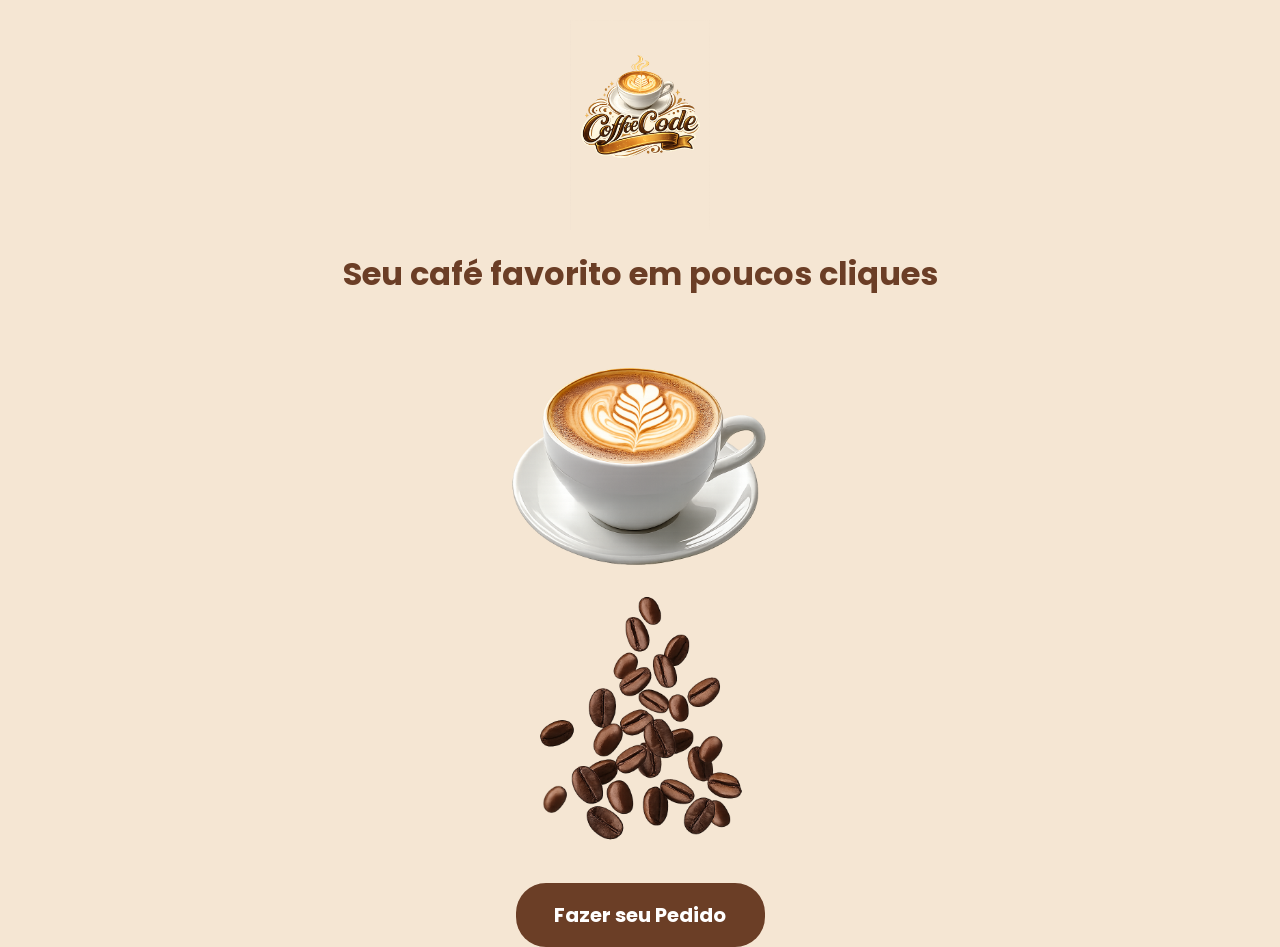
<file: index.html>
<!DOCTYPE html>
<html>
<head>
<link rel="stylesheet" href="style.css">
<link href="https://fonts.googleapis.com/css2?family=Poppins&display=swap" rel="stylesheet">
</head>

<body>

<img src="img/logo.png" class="logo">

<h1>Seu café favorito em poucos cliques</h1>

<img src="img/imagem-home-coffe.png" class="home-img">

<button class="home-btn" onclick="window.location.href='cardapio.html'">
Fazer seu Pedido
</button>

</body>
</html>
</file>
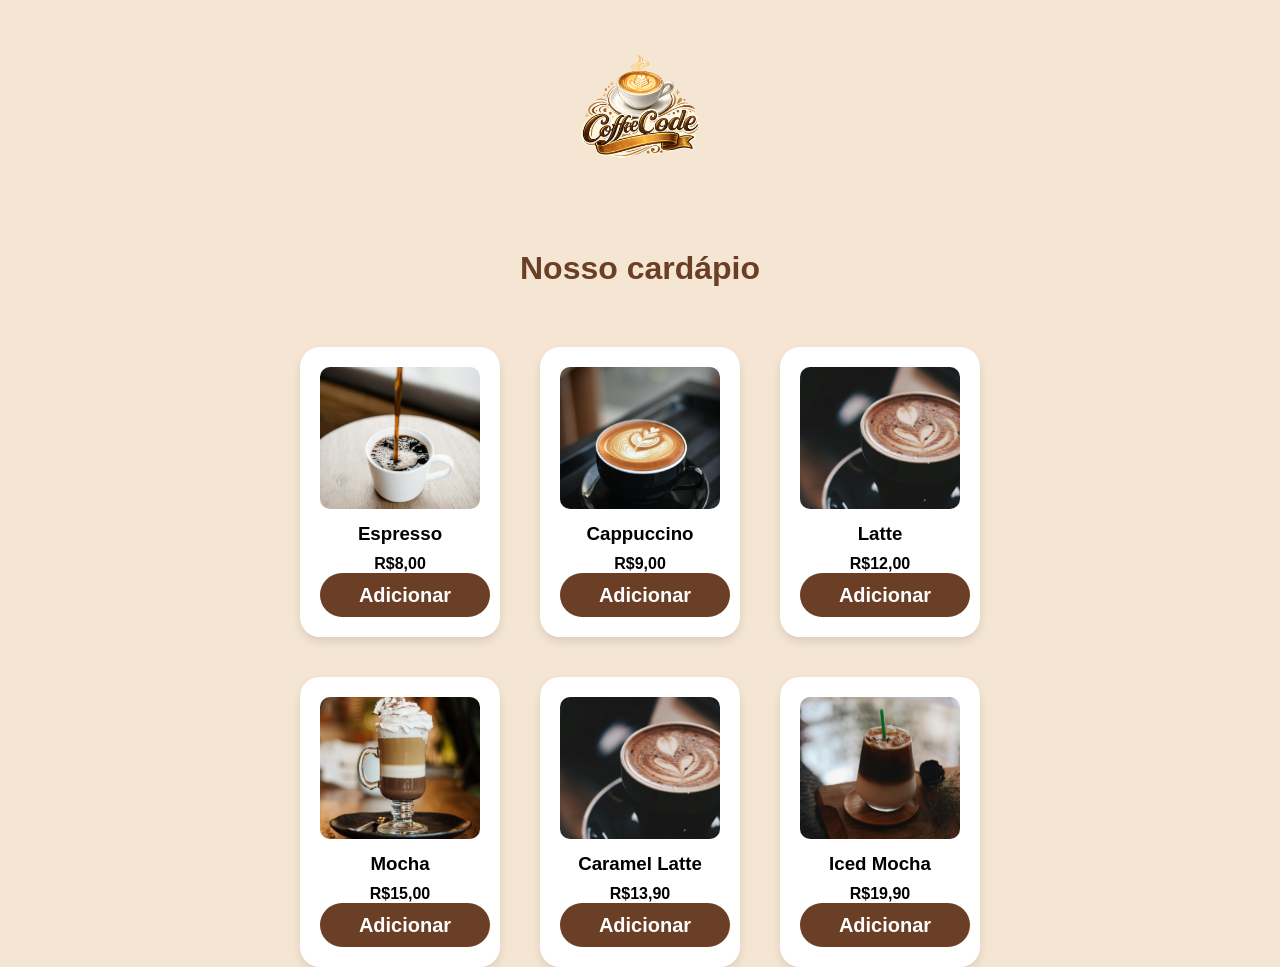
<file: cardapio.html>
<!DOCTYPE html>
<html>
<head>
<link rel="stylesheet" href="style.css">
<script src="script.js"></script>
</head>

<body>

<img src="img/logo.png" class="logo">

<h1>Nosso cardápio</h1>

<div class="cardapio">

<div class="card">
<img src="img/espresso.jpg">
<h3>Espresso</h3>
<p>R$8,00</p>
<button onclick="abrirProduto('Espresso',8,'img/espresso.jpg')">Adicionar</button>
</div>

<div class="card">
<img src="img/cappuccino.jpg">
<h3>Cappuccino</h3>
<p>R$9,00</p>
<button onclick="abrirProduto('Cappuccino',9,'img/cappuccino.jpg')">Adicionar</button>
</div>

<div class="card">
<img src="img/latte.jpg">
<h3>Latte</h3>
<p>R$12,00</p>
<button onclick="abrirProduto('Latte',12,'img/latte.jpg')">Adicionar</button>
</div>

<div class="card">
<img src="img/mocha.jpg">
<h3>Mocha</h3>
<p>R$15,00</p>
<button onclick="abrirProduto('Mocha',15,'img/mocha.jpg')">Adicionar</button>
</div>

<div class="card">
<img src="img/latte.jpg">
<h3>Caramel Latte</h3>
<p>R$13,90</p>
<button onclick="abrirProduto('Caramel Latte',13.9,'img/caramel.jpg')">Adicionar</button>
</div>

<div class="card">
<img src="img/iced.jpg">
<h3>Iced Mocha</h3>
<p>R$19,90</p>
<button onclick="abrirProduto('Iced Mocha',19.9,'img/iced.jpg')">Adicionar</button>
</div>

</div>

</body>
</html>
</file>
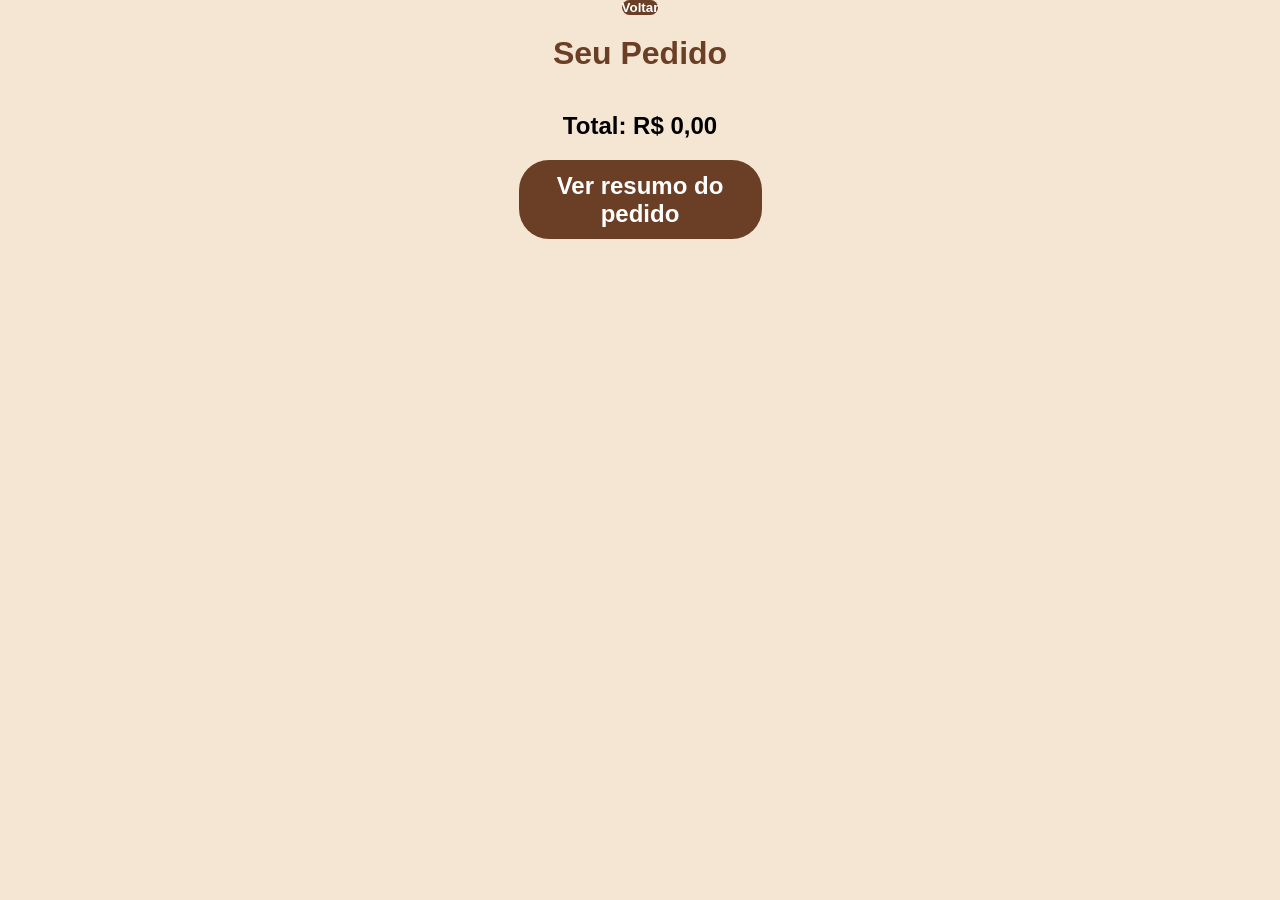
<file: carrinho.html>
<!DOCTYPE html>
<html>
<head>
<link rel="stylesheet" href="style.css">
<script src="script.js"></script>
</head>

<body onload="carregarCarrinho()">

<button onclick="history.back()">Voltar</button>

<h1>Seu Pedido</h1>

<div id="listaCarrinho"></div>

<h2 id="total" class="total"></h2>

<button class="confirm-btn" onclick="window.location.href='resumo.html'">
Ver resumo do pedido
</button>
</body>
</html>
</file>
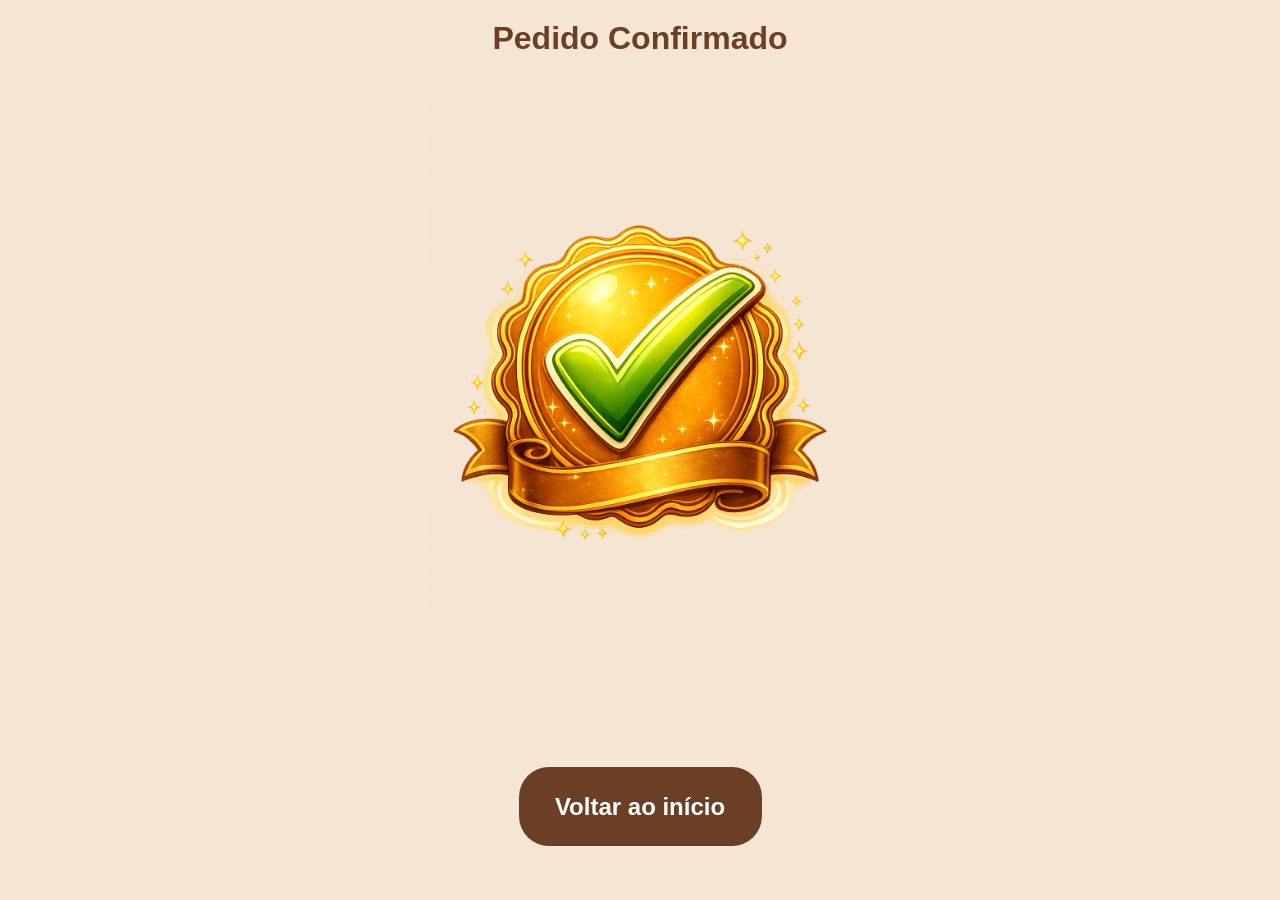
<file: confirmacao.html>
<!DOCTYPE html>
<html>
<head>
<link rel="stylesheet" href="style.css">
</head>

<body>

<h1>Pedido Confirmado</h1>

<img src="img/confirmacao.png" class="confirm-img">

<button class="confirm-btn" onclick="window.location.href='index.html'">
Voltar ao início
</button>

</body>
</html>
</file>
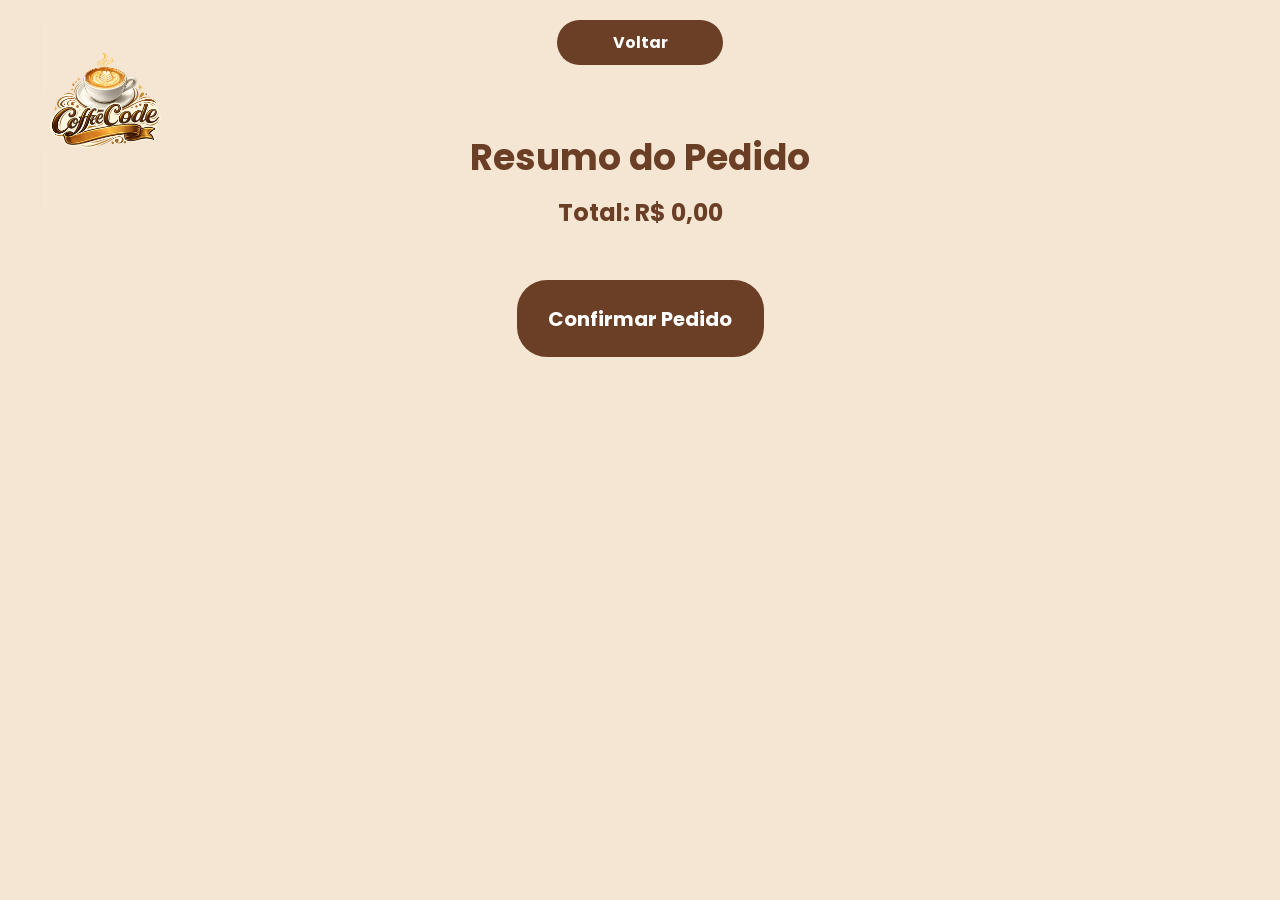
<file: resumo.html>
<!DOCTYPE html>
<html>

<head>
<meta charset="UTF-8">
<title>Resumo do Pedido</title>

<link rel="stylesheet" href="style.css">
<script src="script.js"></script>

<link href="https://fonts.googleapis.com/css2?family=Poppins:wght@400;600&display=swap" rel="stylesheet">
</head>

<body onload="carregarResumo()">

<div class="topo-produto">

<img src="img/logo.png" class="logo-produto">

<button class="botao-voltar" onclick="history.back()">
Voltar
</button>

</div>


<div class="produto-container">

<h1 class="titulo-opcao">
Resumo do Pedido
</h1>

<div id="listaResumo">
</div>

<h2 id="totalResumo" class="produto-preco">
</h2>

<button class="botao-adicionar" onclick="confirmarPedido()">
Confirmar Pedido
</button>

</div>

</body>
</html>
</file>
<file: style.css>
/* ======================================================
RESET E CONFIGURAÇÕES GLOBAIS
Define margem, padding e fonte padrão do projeto
====================================================== */

*{
margin:0;
padding:0;
box-sizing:border-box;
font-family:'Poppins',sans-serif;
font-weight: bold;
}


/* ======================================================
ESTRUTURA BASE DA PÁGINA
Centraliza o conteúdo e define a cor de fundo
====================================================== */

body{
background:#F5E6D3;
display:flex;
flex-direction:column;
align-items:center;
text-align:center;
}


/* ======================================================
LOGO PRINCIPAL
====================================================== */

.logo{
width:140px;
margin-top:20px;
}


/* ======================================================
TÍTULOS PRINCIPAIS
====================================================== */

h1{
color:#6B3E26;
margin:20px;
}


/* ======================================================
BOTÕES PADRÃO DO SITE
====================================================== */

button{
background:#6B3E26;
color:white;
border:none;
border-radius:30px;
cursor:pointer;
}

button:hover{
opacity:0.9;
}


/* ======================================================
HOME
Imagem e botão da tela inicial
====================================================== */

.home-img{
width:350px;
margin:20px;
}

.home-btn{
width:249px;
height:64px;
font-size:20px;
}


/* ======================================================
CARDÁPIO
Grid que organiza os produtos
====================================================== */

.cardapio{
display:grid;
grid-template-columns:repeat(3,1fr);
gap:40px;
margin-top:40px;
}


/* ======================================================
CARD DO PRODUTO (cardápio)
====================================================== */

.card{
background:white;
padding:20px;
border-radius:20px;
box-shadow:0 5px 10px rgba(0,0,0,0.1);
width:200px;
}

.card img{
width:160px;
height:142px;
object-fit:cover;
border-radius:10px;
}

.card h3{
margin:10px 0;
}

.card button{
width:170px;
height:44px;
font-size:20px;
}


/* ======================================================
IMAGEM DO PRODUTO (página do produto)
====================================================== */

.produto-img{
width:400px;
margin:20px;
}


/* ======================================================
OPÇÕES DE SELEÇÃO (tamanho / leite)
====================================================== */

.opcoes{
display:flex;
gap:20px;
margin:20px;
}

.opcoes button{
width:136px;
height:54px;
background:transparent;
border:2px solid #6B3E26;
color:#6B3E26;
}

.opcoes button.ativo{
background:#6B3E26;
color:white;
}


/* ======================================================
BOTÃO ADICIONAR AO CARRINHO
====================================================== */

.add-btn{
width:247px;
height:77px;
font-size:20px;
}


/* ======================================================
CARRINHO
Card do produto dentro do carrinho
====================================================== */

.carrinho-card{
background:white;
padding:20px;
border-radius:20px;
display:flex;
align-items:center;
gap:20px;
margin:30px;
}

.carrinho-card img{
width:80px;
height:80px;
}


/* ======================================================
CONTROLE DE QUANTIDADE
====================================================== */

.quantidade{
display:flex;
align-items:center;
gap:10px;
}

.quantidade button{
width:30px;
height:30px;
}


/* ======================================================
TOTAL DO CARRINHO
====================================================== */

.total{
font-size:24px;
margin:20px;
}


/* ======================================================
BOTÃO CONFIRMAR PEDIDO
====================================================== */

.confirm-btn{
width:243px;
height:79px;
font-size:24px;
}

.confirm-img{
width:420px;
margin:30px;
}


/* ======================================================
TOPO DA PÁGINA DE PRODUTO
Logo + botão voltar
====================================================== */

.topo-produto{
width:100%;
position:relative;
margin-top:20px;
}

.logo-produto{
position:absolute;
left:40px;
width:130px;
}

.botao-voltar{
display:block;
margin:auto;
width:166px;
height:45px;

background:#6B3E26;
color:white;

border:none;
border-radius:30px;

font-size:16px;
cursor:pointer;
}


/* ======================================================
CONTAINER DA PÁGINA DE PRODUTO
Centraliza o conteúdo da página
====================================================== */

.produto-container{
display:flex;
flex-direction:column;
align-items:center;
margin-top:40px;
}


/* ======================================================
IMAGEM DO PRODUTO
====================================================== */

.produto-img{
width:416px;
height:338px;
object-fit:cover;
border-radius:10px;
}


/* ======================================================
INFORMAÇÕES DO PRODUTO
Nome e preço
====================================================== */

.produto-nome{
font-size:  40px;
color:#6B3E26;
margin-top:15px;
}

.produto-preco{
font-size:24px;
margin-bottom:30px;
color:#6B3E26;
}


/* ======================================================
TÍTULOS DAS OPÇÕES
Ex: Tamanho / Leite
====================================================== */

.titulo-opcao{
font-size:36px;
color:#6B3E26;
margin:25px 0 10px;
}


/* ======================================================
GRUPO DE BOTÕES (tamanho / leite)
====================================================== */

.grupo-botoes{
display:flex;
gap:20px;
margin-bottom:20px;
}


/* ======================================================
BOTÕES DAS OPÇÕES
====================================================== */

.grupo-botoes button{
width:160px;
height:54px;

border-radius:30px;
border:2px solid #6B3E26;

background:transparent;
color:#6B3E26;

font-size:24px;
cursor:pointer;
}


/* ======================================================
BOTÃO ATIVO (quando selecionado)
====================================================== */

.grupo-botoes button.ativo{
background:#6B3E26;
color:white;
}


/* ======================================================
BOTÃO ADICIONAR AO CARRINHO (produto)
====================================================== */

.botao-adicionar{
width:247px;
height:77px;

background:#6B3E26;
color:white;

border:none;
border-radius:30px;

font-size:20px;
margin-top:20px;

cursor:pointer;
}
/* ======================================================
RESUMO DO PEDIDO
Container de cada item listado no resumo
====================================================== */

.resumo-item{

display:flex;
align-items:center;
justify-content:space-between;

background:white;

width:400px;

padding:15px;
margin:10px 0;

border-radius:15px;

box-shadow:0 5px 10px rgba(0,0,0,0.1);

}


/* ======================================================
INFORMAÇÕES DO PRODUTO NO RESUMO
Área que contém nome do produto e detalhes
====================================================== */

.resumo-info{

text-align:left;

}


/* ======================================================
NOME DO PRODUTO
Texto principal exibido no resumo
====================================================== */

.resumo-nome{

font-size:20px;
color:#6B3E26;

}


/* ======================================================
DETALHES DO PRODUTO
Exibe informações como tamanho e tipo de leite
====================================================== */

.resumo-detalhe{

font-size:16px;
color:#6B3E26;

opacity:0.8;

}


/* ======================================================
PREÇO DO PRODUTO
Valor individual exibido no resumo
====================================================== */

.resumo-preco{

font-size:18px;
color:#6B3E26;

}
</file>
